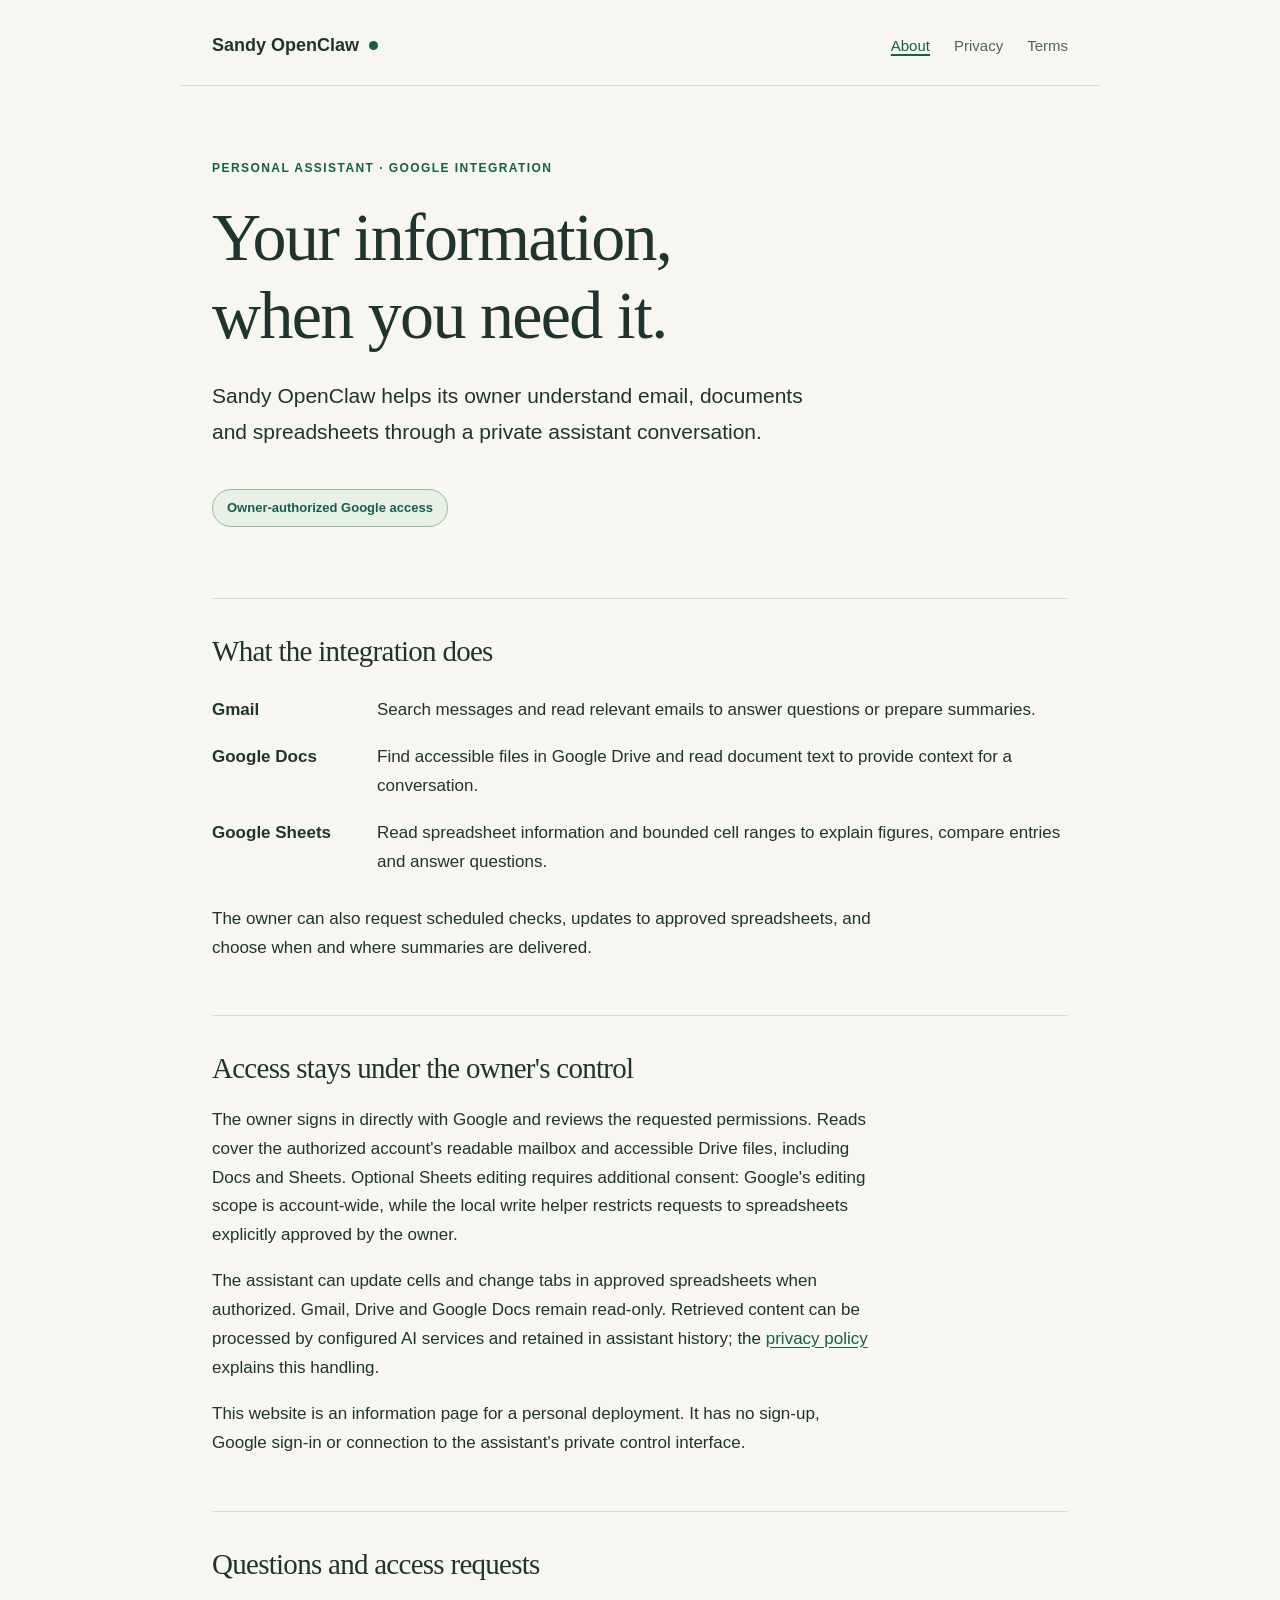
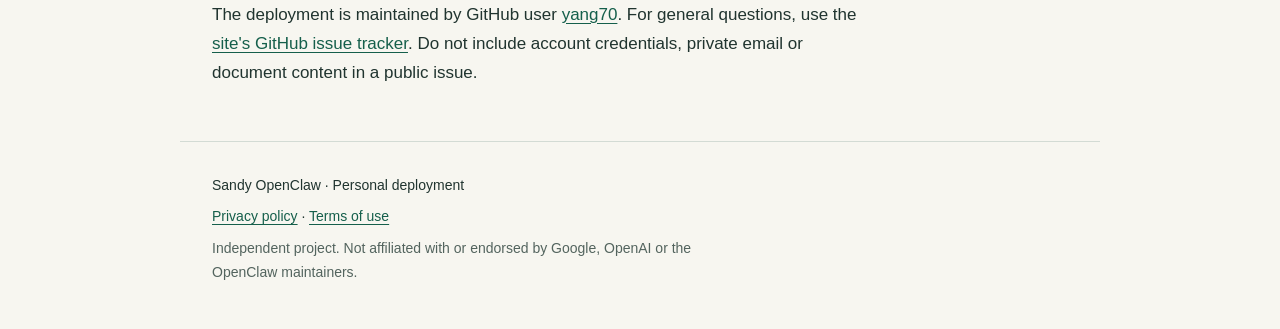
<file: index.html>
<!doctype html>
<html lang="en">
<head>
  <meta charset="utf-8">
  <meta name="viewport" content="width=device-width, initial-scale=1">
  <meta name="description" content="Sandy OpenClaw is a personal assistant with owner-authorized Google reads and optional editing of approved spreadsheets.">
  <title>Sandy OpenClaw — Google integration</title>
  <link rel="canonical" href="https://yang70.github.io/">
  <link rel="stylesheet" href="styles.css">
</head>
<body>
  <a class="skip-link" href="#main">Skip to content</a>
  <header class="site-header">
    <a class="brand" href="./">Sandy OpenClaw<span class="brand-dot" aria-hidden="true"></span></a>
    <nav aria-label="Main navigation">
      <a href="./" aria-current="page">About</a>
      <a href="privacy.html">Privacy</a>
      <a href="terms.html">Terms</a>
    </nav>
  </header>
  <main id="main">
    <section class="hero" aria-labelledby="title">
      <p class="eyebrow">Personal assistant · Google integration</p>
      <h1 id="title">Your information,<br>when you need it.</h1>
      <p class="lede">Sandy OpenClaw helps its owner understand email, documents and spreadsheets through a private assistant conversation.</p>
      <p class="badge">Owner-authorized Google access</p>
    </section>
    <section class="section" aria-labelledby="features">
      <h2 id="features">What the integration does</h2>
      <dl class="feature-list">
        <div><dt>Gmail</dt><dd>Search messages and read relevant emails to answer questions or prepare summaries.</dd></div>
        <div><dt>Google Docs</dt><dd>Find accessible files in Google Drive and read document text to provide context for a conversation.</dd></div>
        <div><dt>Google Sheets</dt><dd>Read spreadsheet information and bounded cell ranges to explain figures, compare entries and answer questions.</dd></div>
      </dl>
      <p>The owner can also request scheduled checks, updates to approved spreadsheets, and choose when and where summaries are delivered.</p>
    </section>
    <section class="section" aria-labelledby="permissions">
      <h2 id="permissions">Access stays under the owner's control</h2>
      <p>The owner signs in directly with Google and reviews the requested permissions. Reads cover the authorized account's readable mailbox and accessible Drive files, including Docs and Sheets. Optional Sheets editing requires additional consent: Google's editing scope is account-wide, while the local write helper restricts requests to spreadsheets explicitly approved by the owner.</p>
      <p>The assistant can update cells and change tabs in approved spreadsheets when authorized. Gmail, Drive and Google Docs remain read-only. Retrieved content can be processed by configured AI services and retained in assistant history; the <a href="privacy.html">privacy policy</a> explains this handling.</p>
      <p>This website is an information page for a personal deployment. It has no sign-up, Google sign-in or connection to the assistant's private control interface.</p>
    </section>
    <section class="section" aria-labelledby="contact">
      <h2 id="contact">Questions and access requests</h2>
      <p>The deployment is maintained by GitHub user <a href="https://github.com/yang70">yang70</a>. For general questions, use the <a href="https://github.com/yang70/yang70.github.io/issues">site's GitHub issue tracker</a>. Do not include account credentials, private email or document content in a public issue.</p>
    </section>
  </main>
  <footer class="site-footer">
    <p>Sandy OpenClaw · Personal deployment</p>
    <p><a href="privacy.html">Privacy policy</a> · <a href="terms.html">Terms of use</a></p>
    <p class="muted">Independent project. Not affiliated with or endorsed by Google, OpenAI or the OpenClaw maintainers.</p>
  </footer>
</body>
</html>
</file>
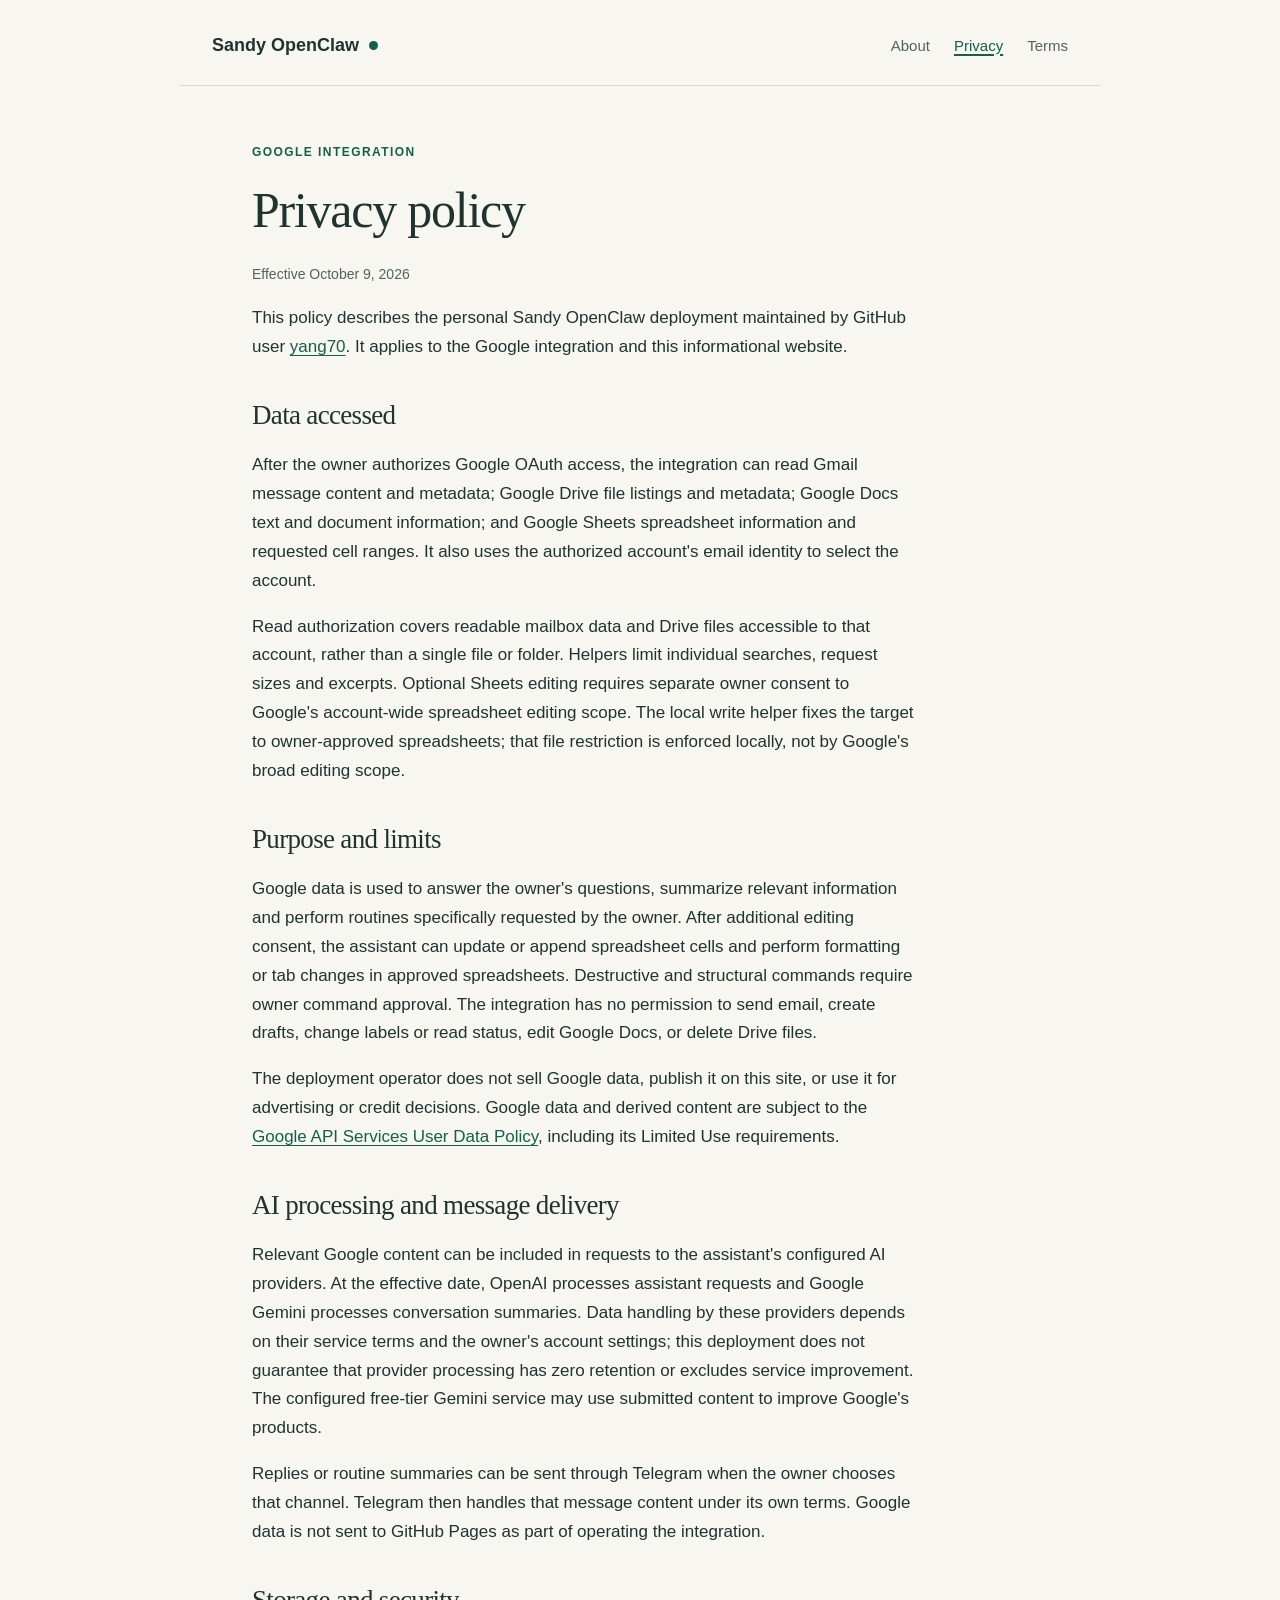
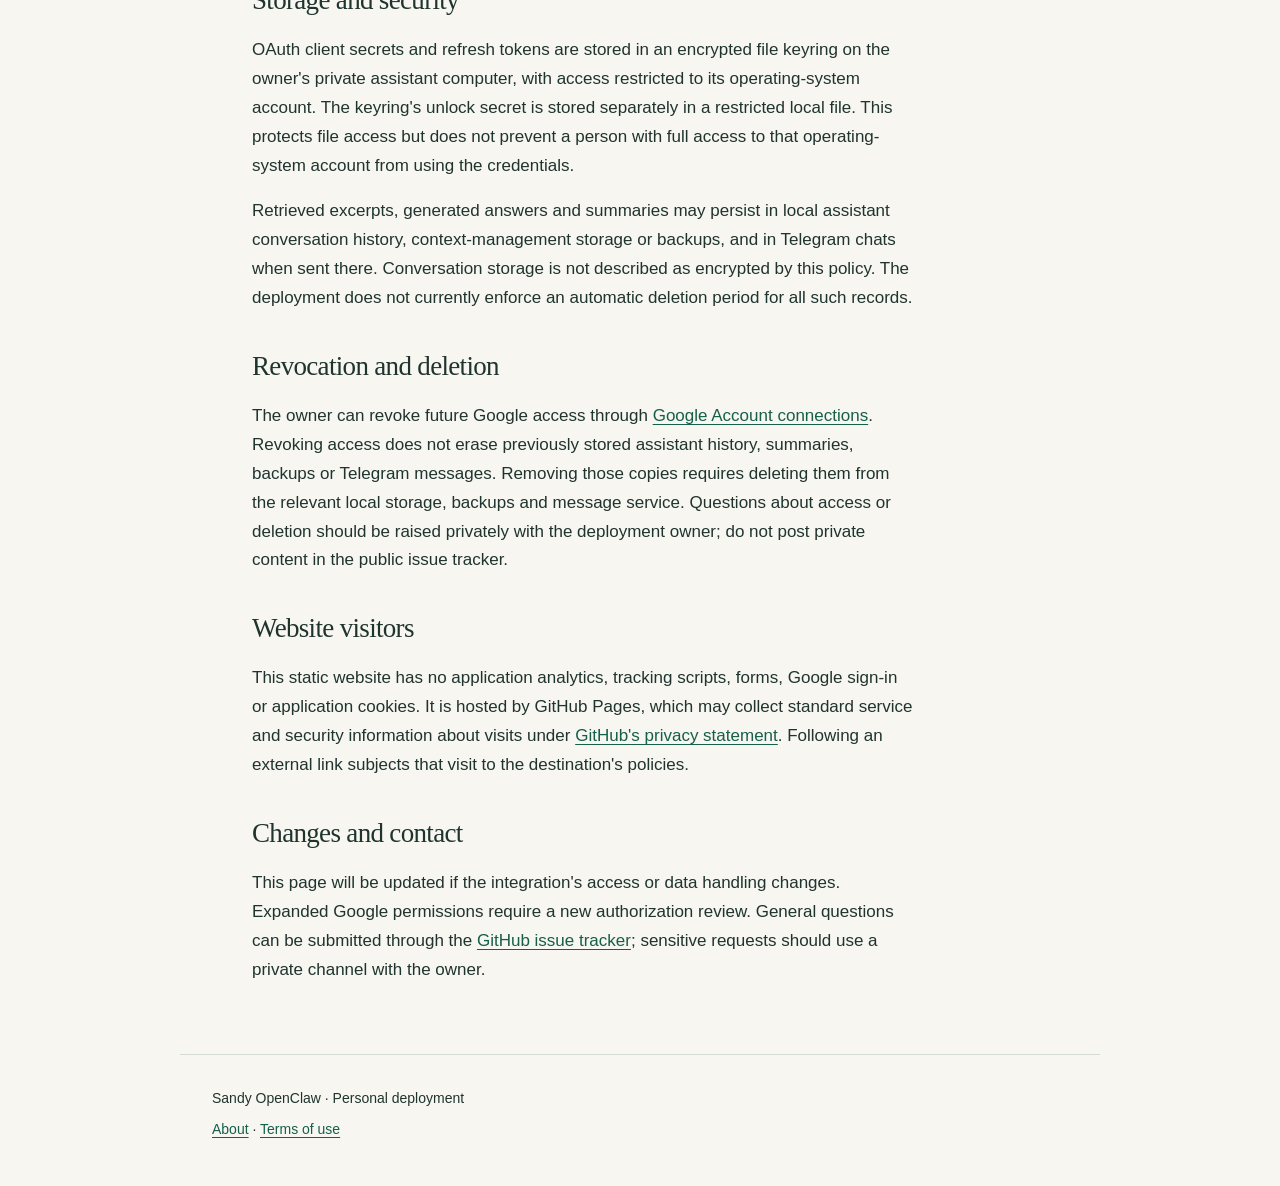
<file: privacy.html>
<!doctype html>
<html lang="en">
<head>
  <meta charset="utf-8">
  <meta name="viewport" content="width=device-width, initial-scale=1">
  <meta name="description" content="How Sandy OpenClaw's personal Google integration accesses, uses, stores and shares Google data.">
  <title>Privacy policy — Sandy OpenClaw</title>
  <link rel="canonical" href="https://yang70.github.io/privacy.html">
  <link rel="stylesheet" href="styles.css">
</head>
<body>
  <a class="skip-link" href="#main">Skip to content</a>
  <header class="site-header">
    <a class="brand" href="./">Sandy OpenClaw<span class="brand-dot" aria-hidden="true"></span></a>
    <nav aria-label="Main navigation"><a href="./">About</a><a href="privacy.html" aria-current="page">Privacy</a><a href="terms.html">Terms</a></nav>
  </header>
  <main id="main" class="document">
    <p class="eyebrow">Google integration</p>
    <h1>Privacy policy</h1>
    <p class="muted">Effective October 9, 2026</p>
    <p>This policy describes the personal Sandy OpenClaw deployment maintained by GitHub user <a href="https://github.com/yang70">yang70</a>. It applies to the Google integration and this informational website.</p>
    <h2>Data accessed</h2>
    <p>After the owner authorizes Google OAuth access, the integration can read Gmail message content and metadata; Google Drive file listings and metadata; Google Docs text and document information; and Google Sheets spreadsheet information and requested cell ranges. It also uses the authorized account's email identity to select the account.</p>
    <p>Read authorization covers readable mailbox data and Drive files accessible to that account, rather than a single file or folder. Helpers limit individual searches, request sizes and excerpts. Optional Sheets editing requires separate owner consent to Google's account-wide spreadsheet editing scope. The local write helper fixes the target to owner-approved spreadsheets; that file restriction is enforced locally, not by Google's broad editing scope.</p>
    <h2>Purpose and limits</h2>
    <p>Google data is used to answer the owner's questions, summarize relevant information and perform routines specifically requested by the owner. After additional editing consent, the assistant can update or append spreadsheet cells and perform formatting or tab changes in approved spreadsheets. Destructive and structural commands require owner command approval. The integration has no permission to send email, create drafts, change labels or read status, edit Google Docs, or delete Drive files.</p>
    <p>The deployment operator does not sell Google data, publish it on this site, or use it for advertising or credit decisions. Google data and derived content are subject to the <a href="https://developers.google.com/terms/api-services-user-data-policy">Google API Services User Data Policy</a>, including its Limited Use requirements.</p>
    <h2>AI processing and message delivery</h2>
    <p>Relevant Google content can be included in requests to the assistant's configured AI providers. At the effective date, OpenAI processes assistant requests and Google Gemini processes conversation summaries. Data handling by these providers depends on their service terms and the owner's account settings; this deployment does not guarantee that provider processing has zero retention or excludes service improvement. The configured free-tier Gemini service may use submitted content to improve Google's products.</p>
    <p>Replies or routine summaries can be sent through Telegram when the owner chooses that channel. Telegram then handles that message content under its own terms. Google data is not sent to GitHub Pages as part of operating the integration.</p>
    <h2>Storage and security</h2>
    <p>OAuth client secrets and refresh tokens are stored in an encrypted file keyring on the owner's private assistant computer, with access restricted to its operating-system account. The keyring's unlock secret is stored separately in a restricted local file. This protects file access but does not prevent a person with full access to that operating-system account from using the credentials.</p>
    <p>Retrieved excerpts, generated answers and summaries may persist in local assistant conversation history, context-management storage or backups, and in Telegram chats when sent there. Conversation storage is not described as encrypted by this policy. The deployment does not currently enforce an automatic deletion period for all such records.</p>
    <h2>Revocation and deletion</h2>
    <p>The owner can revoke future Google access through <a href="https://myaccount.google.com/connections">Google Account connections</a>. Revoking access does not erase previously stored assistant history, summaries, backups or Telegram messages. Removing those copies requires deleting them from the relevant local storage, backups and message service. Questions about access or deletion should be raised privately with the deployment owner; do not post private content in the public issue tracker.</p>
    <h2>Website visitors</h2>
    <p>This static website has no application analytics, tracking scripts, forms, Google sign-in or application cookies. It is hosted by GitHub Pages, which may collect standard service and security information about visits under <a href="https://docs.github.com/en/site-policy/privacy-policies/github-general-privacy-statement">GitHub's privacy statement</a>. Following an external link subjects that visit to the destination's policies.</p>
    <h2>Changes and contact</h2>
    <p>This page will be updated if the integration's access or data handling changes. Expanded Google permissions require a new authorization review. General questions can be submitted through the <a href="https://github.com/yang70/yang70.github.io/issues">GitHub issue tracker</a>; sensitive requests should use a private channel with the owner.</p>
  </main>
  <footer class="site-footer"><p>Sandy OpenClaw · Personal deployment</p><p><a href="./">About</a> · <a href="terms.html">Terms of use</a></p></footer>
</body>
</html>
</file>
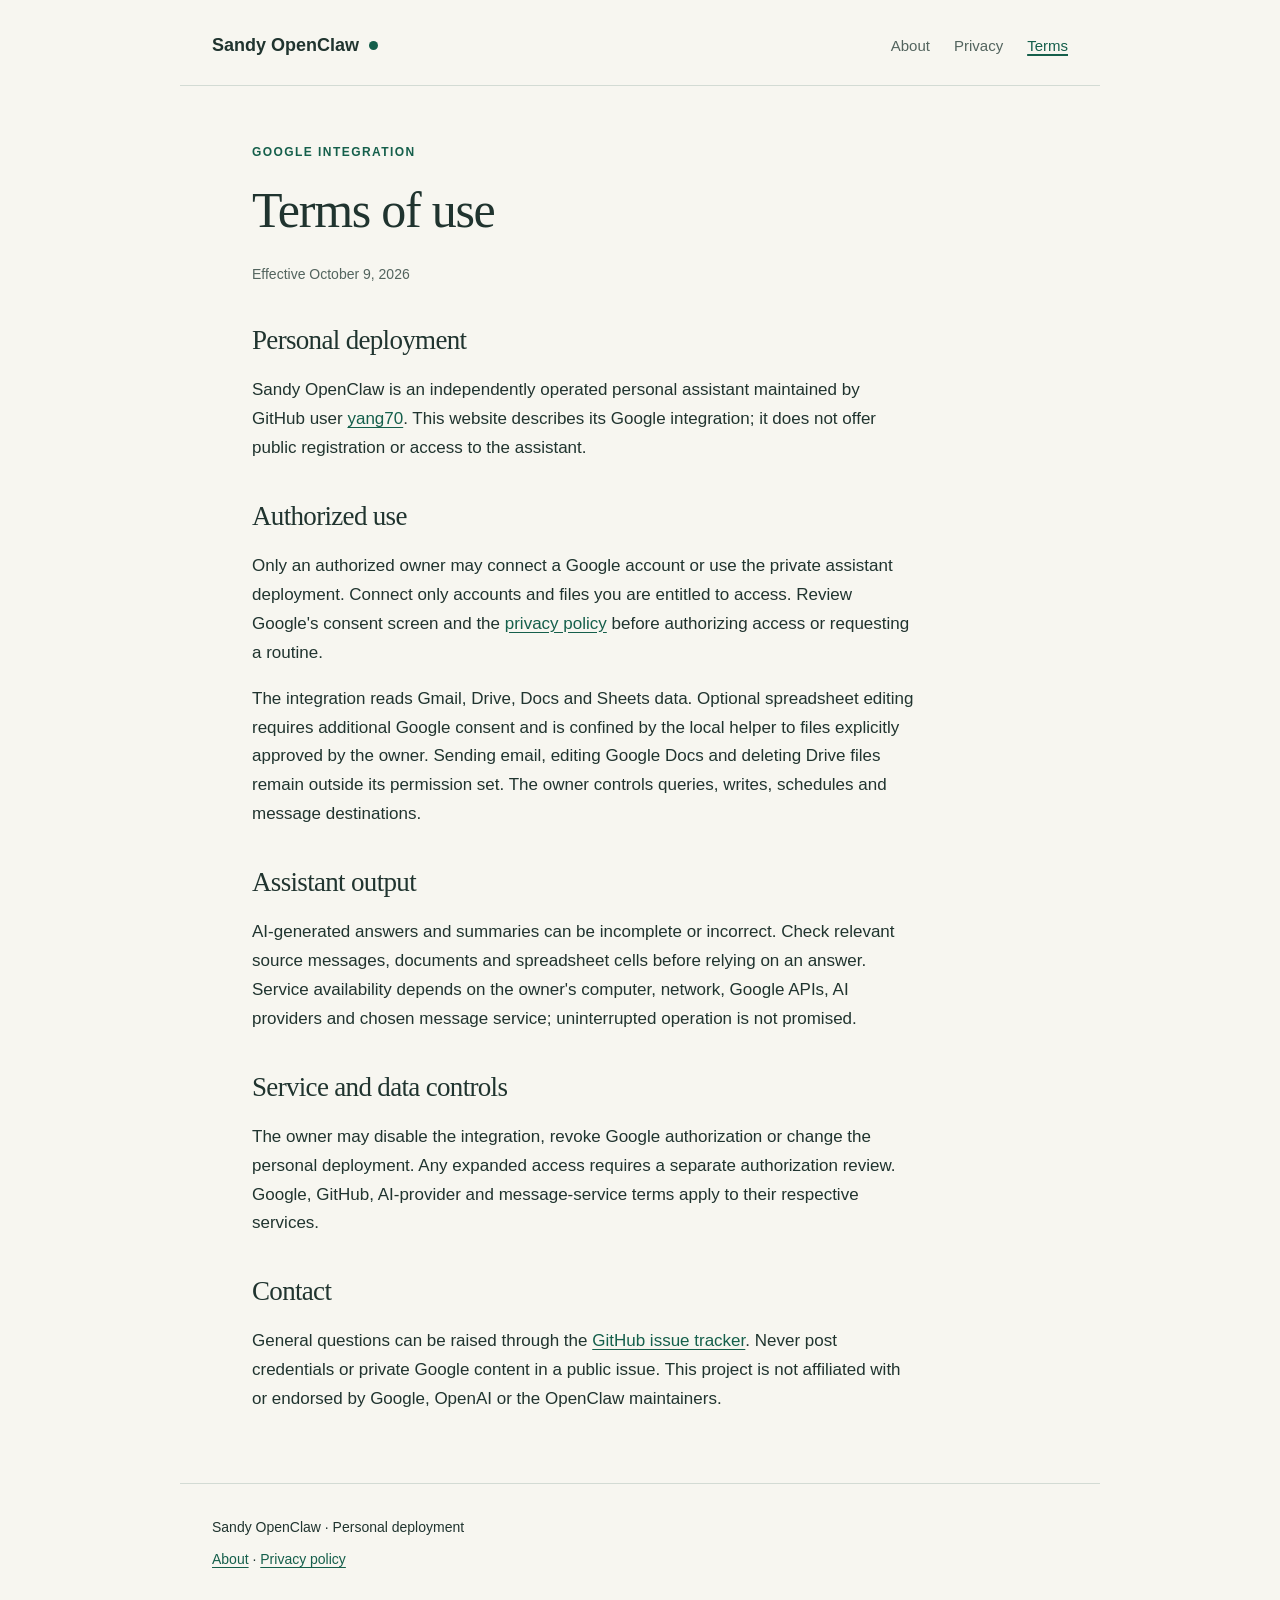
<file: terms.html>
<!doctype html>
<html lang="en">
<head>
  <meta charset="utf-8">
  <meta name="viewport" content="width=device-width, initial-scale=1">
  <meta name="description" content="Terms for Sandy OpenClaw's personal Google integration.">
  <title>Terms of use — Sandy OpenClaw</title>
  <link rel="canonical" href="https://yang70.github.io/terms.html">
  <link rel="stylesheet" href="styles.css">
</head>
<body>
  <a class="skip-link" href="#main">Skip to content</a>
  <header class="site-header">
    <a class="brand" href="./">Sandy OpenClaw<span class="brand-dot" aria-hidden="true"></span></a>
    <nav aria-label="Main navigation"><a href="./">About</a><a href="privacy.html">Privacy</a><a href="terms.html" aria-current="page">Terms</a></nav>
  </header>
  <main id="main" class="document">
    <p class="eyebrow">Google integration</p>
    <h1>Terms of use</h1>
    <p class="muted">Effective October 9, 2026</p>
    <h2>Personal deployment</h2>
    <p>Sandy OpenClaw is an independently operated personal assistant maintained by GitHub user <a href="https://github.com/yang70">yang70</a>. This website describes its Google integration; it does not offer public registration or access to the assistant.</p>
    <h2>Authorized use</h2>
    <p>Only an authorized owner may connect a Google account or use the private assistant deployment. Connect only accounts and files you are entitled to access. Review Google's consent screen and the <a href="privacy.html">privacy policy</a> before authorizing access or requesting a routine.</p>
    <p>The integration reads Gmail, Drive, Docs and Sheets data. Optional spreadsheet editing requires additional Google consent and is confined by the local helper to files explicitly approved by the owner. Sending email, editing Google Docs and deleting Drive files remain outside its permission set. The owner controls queries, writes, schedules and message destinations.</p>
    <h2>Assistant output</h2>
    <p>AI-generated answers and summaries can be incomplete or incorrect. Check relevant source messages, documents and spreadsheet cells before relying on an answer. Service availability depends on the owner's computer, network, Google APIs, AI providers and chosen message service; uninterrupted operation is not promised.</p>
    <h2>Service and data controls</h2>
    <p>The owner may disable the integration, revoke Google authorization or change the personal deployment. Any expanded access requires a separate authorization review. Google, GitHub, AI-provider and message-service terms apply to their respective services.</p>
    <h2>Contact</h2>
    <p>General questions can be raised through the <a href="https://github.com/yang70/yang70.github.io/issues">GitHub issue tracker</a>. Never post credentials or private Google content in a public issue. This project is not affiliated with or endorsed by Google, OpenAI or the OpenClaw maintainers.</p>
  </main>
  <footer class="site-footer"><p>Sandy OpenClaw · Personal deployment</p><p><a href="./">About</a> · <a href="privacy.html">Privacy policy</a></p></footer>
</body>
</html>
</file>
<file: styles.css>
:root {
  color-scheme: light;
  --paper: #f7f6f0;
  --ink: #20342f;
  --muted: #53645e;
  --accent: #155f4b;
  --line: #d3dbd4;
}
* { box-sizing: border-box; }
html { scroll-behavior: smooth; }
body { margin: 0; background: var(--paper); color: var(--ink); font-family: -apple-system, BlinkMacSystemFont, "Segoe UI", sans-serif; font-size: 17px; line-height: 1.7; }
a { color: var(--accent); text-underline-offset: .2em; }
a:hover { text-decoration-thickness: 2px; }
a:focus-visible { outline: 3px solid var(--accent); outline-offset: 5px; border-radius: 2px; }
.skip-link { position: absolute; top: -100px; left: 16px; padding: 8px 16px; background: white; z-index: 2; }
.skip-link:focus { top: 8px; }
.site-header, main, .site-footer { max-width: 920px; margin-inline: auto; padding-inline: 32px; }
.site-header { display: flex; align-items: center; justify-content: space-between; gap: 20px; padding-top: 30px; padding-bottom: 24px; border-bottom: 1px solid var(--line); }
.brand { display: inline-flex; align-items: center; gap: 10px; color: var(--ink); font-size: 18px; font-weight: 700; text-decoration: none; }
.brand-dot { width: 9px; height: 9px; background: var(--accent); border-radius: 50%; }
nav { display: flex; flex-wrap: wrap; gap: 24px; font-size: 15px; }
nav a { color: var(--muted); text-decoration: none; }
nav a[aria-current="page"] { color: var(--accent); text-decoration: underline; text-decoration-thickness: 2px; }
.hero { padding-top: 72px; padding-bottom: 58px; }
.eyebrow { margin-top: 0; font-size: 12px; font-weight: 700; letter-spacing: .12em; text-transform: uppercase; color: var(--accent); }
h1, h2 { font-family: Georgia, "Times New Roman", serif; font-weight: 400; letter-spacing: -.025em; line-height: 1.15; }
h1 { font-size: clamp(36px, 7vw, 68px); margin-block: 20px 24px; }
h2 { font-size: 29px; margin-top: 0; margin-bottom: 20px; }
p { max-width: 70ch; }
.lede { font-size: 21px; max-width: 52ch; }
.badge { display: inline-block; margin-top: 18px; padding: 7px 14px; border: 1px solid #9bbaa9; border-radius: 999px; background: #e9f0e6; font-size: 13px; font-weight: 600; color: var(--accent); }
.section { padding-block: 36px; border-top: 1px solid var(--line); }
.feature-list { margin: 28px 0; }
.feature-list div { display: grid; grid-template-columns: 145px 1fr; gap: 20px; margin-block: 18px; }
dt { font-weight: 700; }
dd { margin: 0; }
.document { max-width: 840px; padding-top: 56px; padding-bottom: 52px; }
.document h1 { font-size: clamp(36px, 6vw, 50px); }
.document h2 { margin-top: 38px; font-size: 27px; }
.muted { color: var(--muted); font-size: 14px; }
.site-footer { padding-top: 24px; padding-bottom: 36px; border-top: 1px solid var(--line); font-size: 14px; }
.site-footer p { margin-block: 8px; }
@media (max-width: 580px) {
  .site-header, main, .site-footer { padding-inline: 22px; }
  .site-header { align-items: flex-start; flex-direction: column; gap: 14px; }
  .hero { padding-top: 42px; padding-bottom: 32px; }
  .lede { font-size: 19px; }
  .feature-list div { grid-template-columns: 1fr; gap: 3px; margin-block: 24px; }
  .document { padding-top: 38px; }
}
@media (prefers-reduced-motion: reduce) { html { scroll-behavior: auto; } }
</file>
